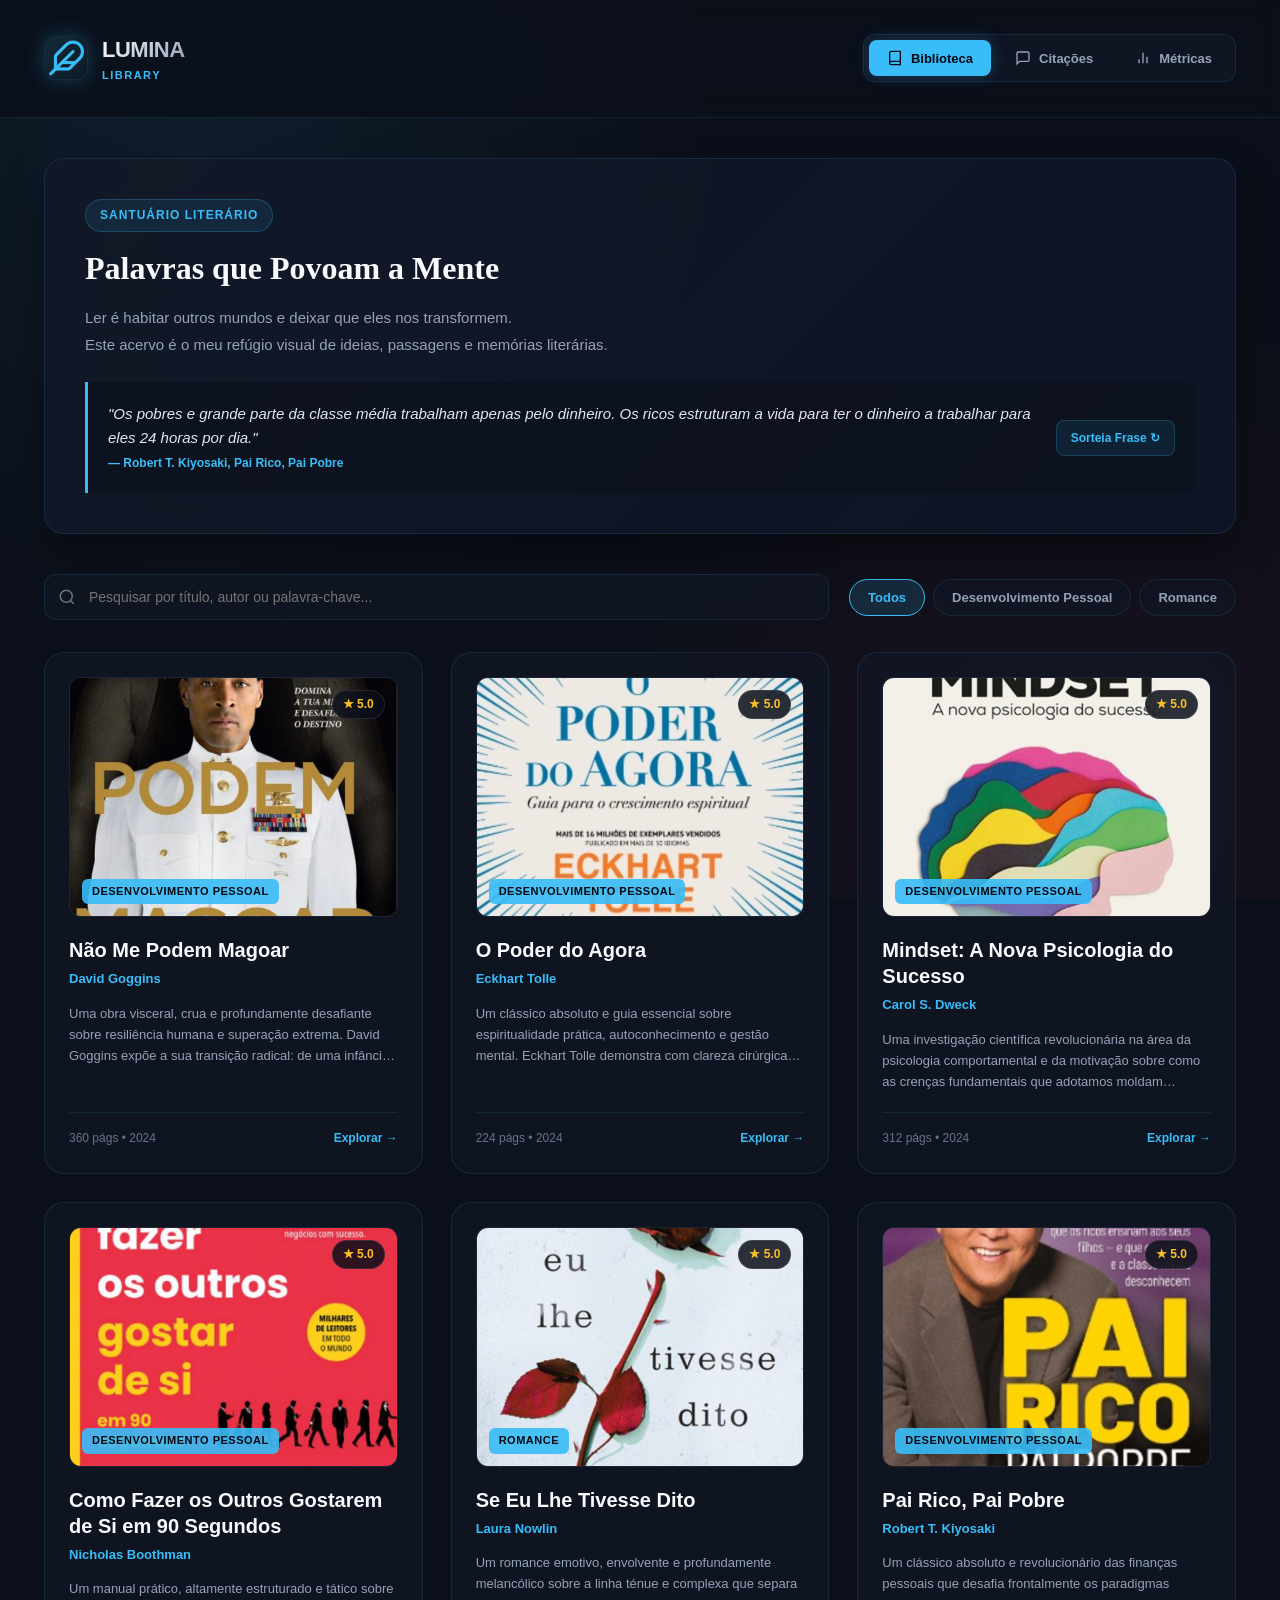
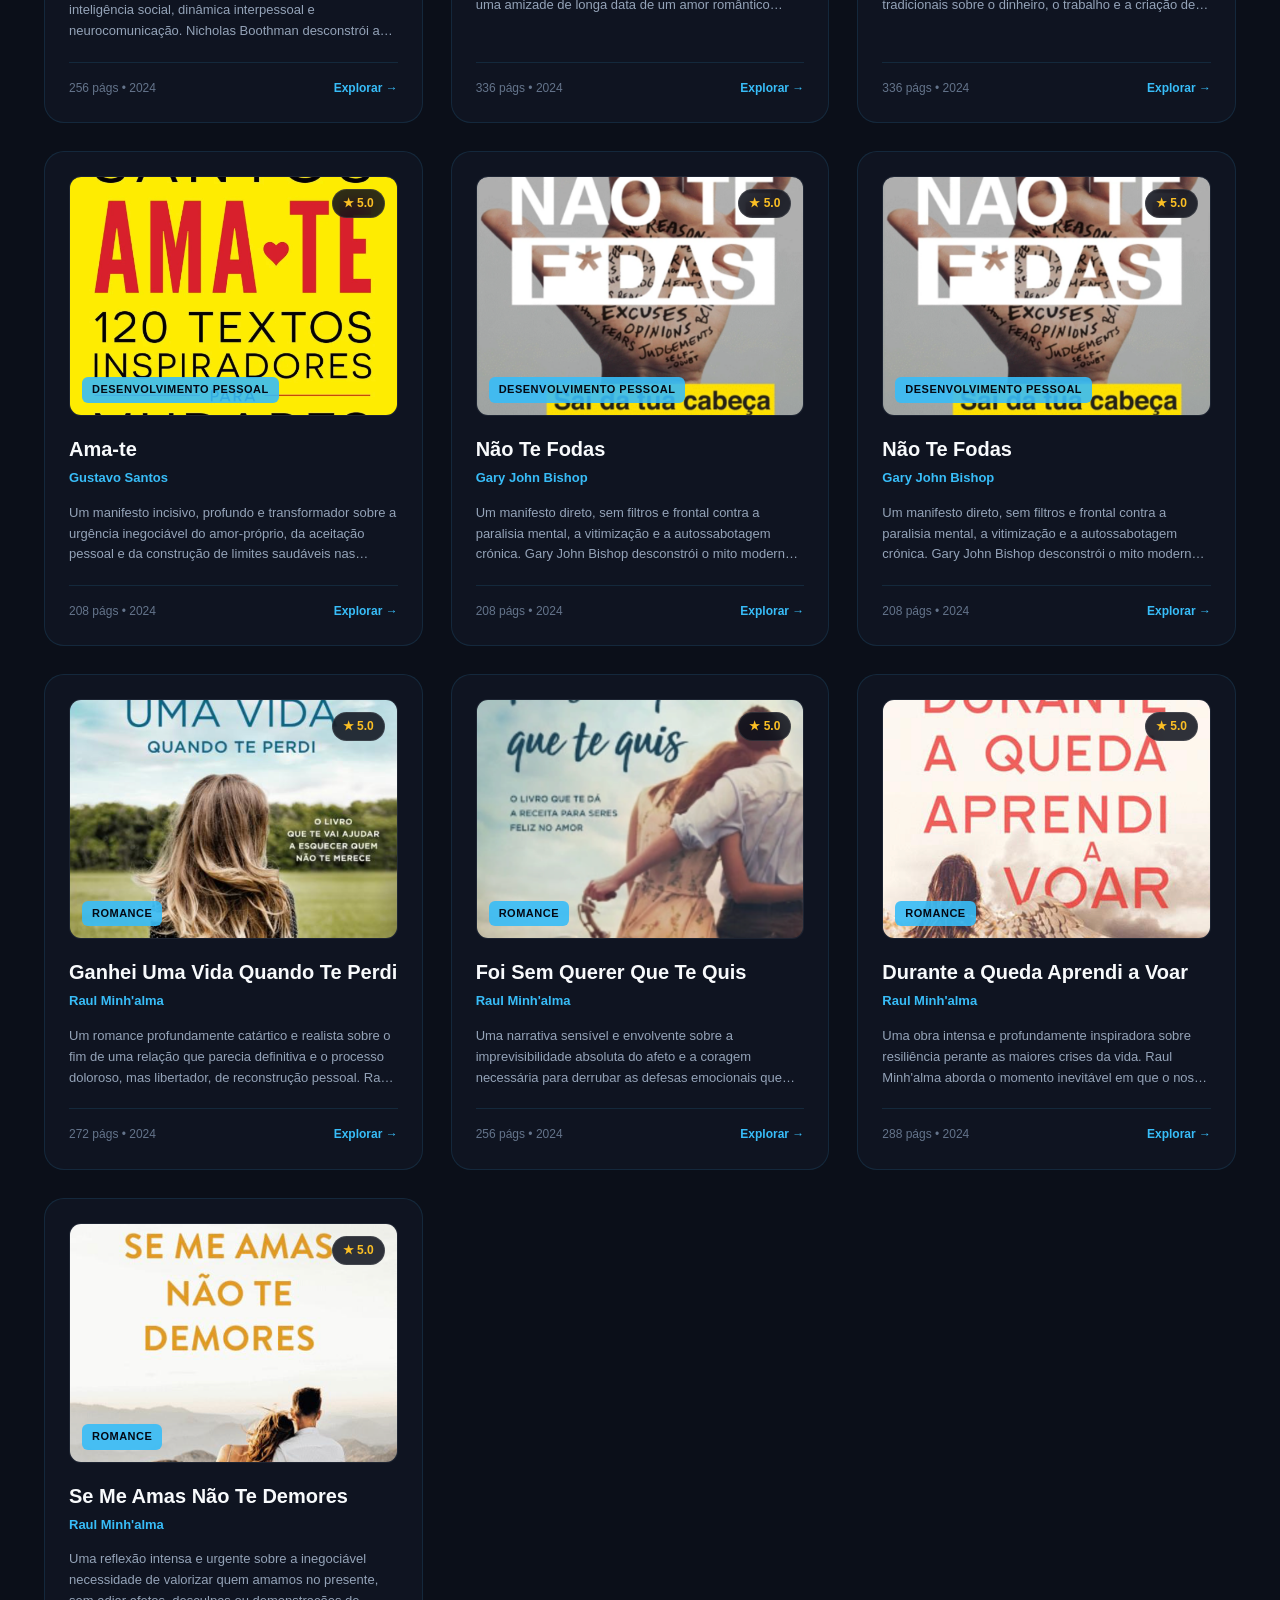
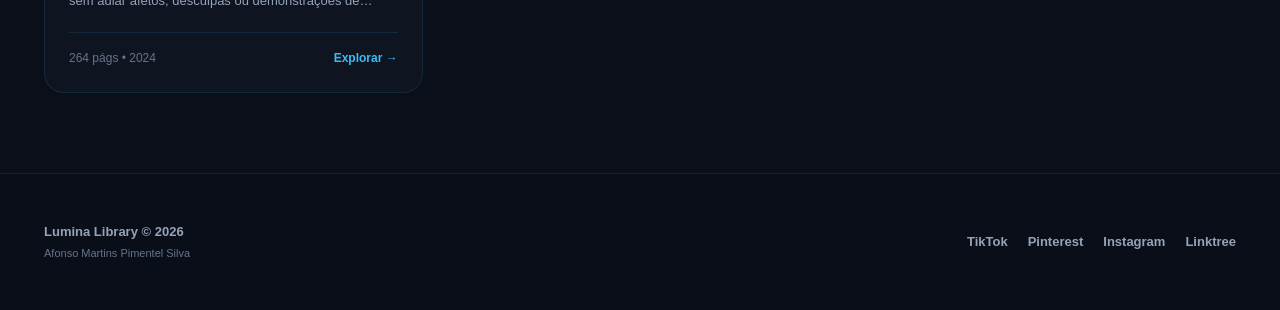
<file: index.html>
<!DOCTYPE html>
<html lang="pt">
<head>
  <meta charset="UTF-8">
  <meta name="viewport" content="width=device-width, initial-scale=1.0">
  <title>Lumina Library</title>
  <link rel="stylesheet" href="style.css">
  <link rel="icon" type="img" href="img/pena.png">
</head>
<body>

  <!-- HEADER -->
  <header>
    <div class="container header-inner">
      <a href="#" class="brand">
        <div class="brand-logo-wrap">
          <img src="img/pena.png" alt="Lumina Logo" class="brand-logo-img" onerror="this.src='https://images.unsplash.com/photo-1507842217343-583bb7270b66?auto=format&fit=crop&w=100&q=80'">
        </div>
        <div>
          <span class="brand-title">LUMINA</span>
          <span class="brand-tagline">Library</span>
        </div>
      </a>

      <nav class="nav-tabs">
        <button class="nav-btn desktop-nav-btn active" data-tab="bookshelf">
          <svg width="16" height="16" viewBox="0 0 24 24" fill="none" stroke="currentColor" stroke-width="2"><path d="M4 19.5A2.5 2.5 0 0 1 6.5 17H20"></path><path d="M6.5 2H20v20H6.5A2.5 2.5 0 0 1 4 19.5v-15A2.5 2.5 0 0 1 6.5 2z"></path></svg>
          Biblioteca
        </button>
        <button class="nav-btn desktop-nav-btn" data-tab="vault">
          <svg width="16" height="16" viewBox="0 0 24 24" fill="none" stroke="currentColor" stroke-width="2"><path d="M21 15a2 2 0 0 1-2 2H7l-4 4V5a2 2 0 0 1 2-2h14a2 2 0 0 1 2 2z"></path></svg>
          Citações
        </button>
        <button class="nav-btn desktop-nav-btn" data-tab="stats">
          <svg width="16" height="16" viewBox="0 0 24 24" fill="none" stroke="currentColor" stroke-width="2"><line x1="18" y1="20" x2="18" y2="10"></line><line x1="12" y1="20" x2="12" y2="4"></line><line x1="6" y1="20" x2="6" y2="14"></line></svg>
          Métricas
        </button>
      </nav>
    </div>
  </header>

  <!-- MAIN CONTAINER -->
  <main class="container">

    <!-- MANIFESTO & HERO -->
    <section class="manifesto-card">
      <span class="manifesto-badge">Santuário Literário</span>
      <h1 class="manifesto-title font-serif">Palavras que Povoam a Mente</h1>
      <p class="manifesto-text">
        Ler é habitar outros mundos e deixar que eles nos transformem. <br>
        Este acervo é o meu refúgio visual de ideias, passagens e memórias literárias.          
      </p>

      <div class="quote-box-hero">
        <div class="quote-box-hero-content">
          <p id="hero-quote-text">"Não pares quando estiveres cansado, para quando tiveres terminado."</p>
          <span id="hero-quote-author" class="hero-author-text">— David Goggins, Não Me Podem Magoar</span>
        </div>
        <button class="hero-refresh-btn" onclick="renderHeroQuote()">Sorteia Frase ↻</button>
      </div>
    </section>

    <!-- CONTROLS BAR -->
    <div class="controls-bar" id="controls-bar">
      <div class="search-box">
        <svg class="search-icon" viewBox="0 0 24 24" fill="none" stroke="currentColor" stroke-width="2"><circle cx="11" cy="11" r="8"></circle><line x1="21" y1="21" x2="16.65" y2="16.65"></line></svg>
        <input type="text" id="search-input" placeholder="Pesquisar por título, autor ou palavra-chave...">
      </div>

      <div class="filter-pills" id="filter-pills-container">
        <!-- Renderizado dinamicamente via JS -->
      </div>
    </div>

    <!-- VIEW: BOOKSHELF -->
    <section id="view-bookshelf" class="view-section active">
      <div class="books-grid" id="books-grid"></div>
    </section>

    <!-- VIEW: VAULT -->
    <section id="view-vault" class="view-section">
      <div class="quotes-grid" id="quotes-grid"></div>
    </section>

    <!-- VIEW: STATS -->
    <section id="view-stats" class="view-section">
      <div class="stats-container">
        <div class="stat-card">
          <div class="stat-number" id="stat-books-count">0</div>
          <div class="stat-label">Livros Analisados</div>
        </div>
        <div class="stat-card">
          <div class="stat-number" id="stat-pages-count">0</div>
          <div class="stat-label">Páginas Assimiladas</div>
        </div>
        <div class="stat-card">
          <div class="stat-number" id="stat-avg-rating">5.0</div>
          <div class="stat-label">Média de Avaliação</div>
        </div>
      </div>
    </section>

  </main>

  <!-- MODAL DE INSPEÇÃO -->
  <div class="modal-overlay" id="book-modal">
    <div class="modal-container">
      <button class="modal-close-btn" id="modal-close-btn">&times;</button>
      
      <div class="modal-scroll-content">
        <div class="modal-header" id="modal-header"></div>

        <div class="modal-nav-tabs">
          <button class="modal-tab-btn active" data-tab="overview">Visão Geral</button>
          <button class="modal-tab-btn" data-tab="highlights" id="modal-tab-highlights-btn">Citações</button>
          <button class="modal-tab-btn" data-tab="frameworks">Prática & Frameworks</button>
        </div>

        <div class="modal-body" id="modal-body"></div>
      </div>
    </div>
  </div>

  <!-- BARRA DE NAVEGAÇÃO MÓVEL (BOTTOM BAR) -->
  <nav class="mobile-bottom-nav">
    <button class="mobile-nav-btn active" data-tab="bookshelf">
      <svg width="20" height="20" viewBox="0 0 24 24" fill="none" stroke="currentColor" stroke-width="2"><path d="M4 19.5A2.5 2.5 0 0 1 6.5 17H20"></path><path d="M6.5 2H20v20H6.5A2.5 2.5 0 0 1 4 19.5v-15A2.5 2.5 0 0 1 6.5 2z"></path></svg>
      <span>Biblioteca</span>
    </button>
    <button class="mobile-nav-btn" data-tab="vault">
      <svg width="20" height="20" viewBox="0 0 24 24" fill="none" stroke="currentColor" stroke-width="2"><path d="M21 15a2 2 0 0 1-2 2H7l-4 4V5a2 2 0 0 1 2-2h14a2 2 0 0 1 2 2z"></path></svg>
      <span>Citações</span>
    </button>
    <button class="mobile-nav-btn" data-tab="stats">
      <svg width="20" height="20" viewBox="0 0 24 24" fill="none" stroke="currentColor" stroke-width="2"><line x1="18" y1="20" x2="18" y2="10"></line><line x1="12" y1="20" x2="12" y2="4"></line><line x1="6" y1="20" x2="6" y2="14"></line></svg>
      <span>Métricas</span>
    </button>
  </nav>

  <!-- FOOTER -->
  <footer>
    <div class="container footer-inner">
      <div>
        <p style="font-size: 13px; color: var(--text-muted); font-weight: 600;">Lumina Library &copy; 2026</p>
        <p style="font-size: 11px; color: var(--text-dim); margin-top: 2px;">Afonso Martins Pimentel Silva</p>
      </div>

      <div class="footer-links">
        <a href="https://tiktok.com/@afonsompsilva" target="_blank" class="footer-link">TikTok</a>
        <a href="https://pinterest.com/afonsompsilvaa" target="_blank" class="footer-link">Pinterest</a>
        <a href="https://www.instagram.com/afonsompsilva/" target="_blank" class="footer-link">Instagram</a>
        <a href="https://linktr.ee/afonsompsilva" target="_blank" class="footer-link">Linktree</a>
      </div>
    </div>
  </footer>

  <script src="main.js"></script>
</body>
</html>
</file>
<file: style.css>
:root {
  --bg-main: #0B0F19;
  --bg-card: rgba(18, 24, 38, 0.7);
  --bg-card-hover: rgba(26, 34, 53, 0.85);
  --border-color: rgba(56, 189, 248, 0.12);
  --border-focus: rgba(56, 189, 248, 0.4);
  --primary: #38BDF8;
  --primary-hover: #0EA5E9;
  --primary-glow: rgba(56, 189, 248, 0.25);
  --accent: #F43F5E;
  --accent-glow: rgba(244, 63, 94, 0.2);
  --text-main: #F8FAFC;
  --text-muted: #94A3B8;
  --text-dim: #64748B;
  --radius-lg: 20px;
  --radius-md: 12px;
  --radius-sm: 8px;
  --transition: all 0.3s cubic-bezier(0.4, 0, 0.2, 1);
}

* {
  box-sizing: border-box;
  margin: 0;
  padding: 0;
}

body {
  background-color: var(--bg-main);
  color: var(--text-main);
  font-family: 'Plus Jakarta Sans', sans-serif;
  line-height: 1.6;
  min-height: 100vh;
  overflow-x: hidden;
  background-image: 
    radial-gradient(circle at 15% 15%, rgba(56, 189, 248, 0.08) 0%, transparent 40%),
    radial-gradient(circle at 85% 85%, rgba(244, 63, 94, 0.05) 0%, transparent 40%);
  background-attachment: fixed;
}

.font-serif {
  font-family: 'Playfair Display', serif;
}

.container {
  max-width: 1240px;
  margin: 0 auto;
  padding: 0 24px;
}

header {
  padding: 32px 0;
  border-bottom: 1px solid var(--border-color);
  backdrop-filter: blur(12px);
  position: sticky;
  top: 0;
  z-index: 40;
  background: rgba(11, 15, 25, 0.8);
}

.header-inner {
  display: flex;
  justify-content: space-between;
  align-items: center;
}

.brand {
  display: flex;
  align-items: center;
  gap: 14px;
  text-decoration: none;
}

.brand-logo-wrap {
  width: 44px;
  height: 44px;
  border-radius: var(--radius-md);
  overflow: hidden;
  border: 1px solid var(--border-color);
  box-shadow: 0 0 20px var(--primary-glow);
  display: flex;
  align-items: center;
  justify-content: center;
  background: #111827;
}

.brand-logo-img {
  width: 100%;
  height: 100%;
  object-fit: cover;
}

.brand-title {
  font-size: 22px;
  font-weight: 800;
  letter-spacing: -0.5px;
  background: linear-gradient(135deg, #FFFFFF 0%, var(--text-muted) 100%);
  -webkit-background-clip: text;
  -webkit-text-fill-color: transparent;
}

.brand-tagline {
  font-size: 11px;
  text-transform: uppercase;
  letter-spacing: 1.5px;
  color: var(--primary);
  font-weight: 700;
  display: block;
}

.nav-tabs {
  display: flex;
  gap: 6px;
  background: rgba(18, 24, 38, 0.8);
  padding: 5px;
  border-radius: var(--radius-md);
  border: 1px solid var(--border-color);
}

.nav-btn {
  background: transparent;
  border: none;
  color: var(--text-muted);
  padding: 10px 18px;
  font-size: 13px;
  font-weight: 600;
  border-radius: var(--radius-sm);
  cursor: pointer;
  transition: var(--transition);
  display: flex;
  align-items: center;
  gap: 8px;
}

.nav-btn:hover {
  color: var(--text-main);
  background: rgba(255, 255, 255, 0.04);
}

.nav-btn.active {
  background: var(--primary);
  color: #040914;
  box-shadow: 0 0 16px var(--primary-glow);
  font-weight: 700;
}

.manifesto-card {
  margin: 40px 0;
  background: linear-gradient(135deg, rgba(18, 24, 38, 0.9) 0%, rgba(15, 23, 42, 0.7) 100%);
  border: 1px solid var(--border-color);
  border-radius: var(--radius-lg);
  padding: 40px;
  position: relative;
  overflow: hidden;
  box-shadow: 0 20px 40px rgba(0, 0, 0, 0.4);
}

.manifesto-badge {
  display: inline-flex;
  align-items: center;
  gap: 6px;
  padding: 6px 14px;
  background: rgba(56, 189, 248, 0.1);
  border: 1px solid rgba(56, 189, 248, 0.25);
  border-radius: 20px;
  color: var(--primary);
  font-size: 12px;
  font-weight: 700;
  text-transform: uppercase;
  letter-spacing: 1px;
  margin-bottom: 16px;
}

.manifesto-title {
  font-size: 32px;
  font-weight: 800;
  line-height: 1.25;
  margin-bottom: 16px;
  max-width: 800px;
}

.manifesto-text {
  color: var(--text-muted);
  font-size: 15px;
  max-width: 850px;
  line-height: 1.8;
  margin-bottom: 24px;
}

.quote-box-hero {
  background: rgba(11, 15, 25, 0.6);
  border-left: 3px solid var(--primary);
  padding: 20px;
  border-radius: 0 var(--radius-md) var(--radius-md) 0;
  margin-top: 20px;
  display: flex;
  justify-content: space-between;
  align-items: center;
  gap: 16px;
}

.quote-box-hero-content {
  font-style: italic;
  color: #E2E8F0;
  font-size: 15px;
  flex: 1;
  min-width: 0;
}

.hero-author-text {
  font-size: 12px;
  color: var(--primary);
  font-weight: 700;
  display: block;
  margin-top: 4px;
  font-style: normal;
}

.hero-refresh-btn {
  background: rgba(56, 189, 248, 0.1);
  border: 1px solid rgba(56, 189, 248, 0.2);
  color: var(--primary);
  padding: 10px 14px;
  border-radius: var(--radius-sm);
  cursor: pointer;
  font-size: 12px;
  font-weight: 600;
  white-space: nowrap;
  transition: var(--transition);
  flex-shrink: 0;
}

.hero-refresh-btn:hover {
  background: var(--primary);
  color: #040914;
}

.controls-bar {
  display: flex;
  justify-content: space-between;
  align-items: center;
  gap: 20px;
  margin-bottom: 32px;
  flex-wrap: wrap;
}

.search-box {
  position: relative;
  flex: 1;
  min-width: 280px;
}

.search-box input {
  width: 100%;
  background: var(--bg-card);
  border: 1px solid var(--border-color);
  border-radius: var(--radius-md);
  padding: 14px 16px 14px 44px;
  color: var(--text-main);
  font-size: 14px;
  outline: none;
  transition: var(--transition);
}

.search-box input:focus {
  border-color: var(--primary);
  box-shadow: 0 0 0 4px var(--primary-glow);
}

.search-icon {
  position: absolute;
  left: 14px;
  top: 50%;
  transform: translateY(-50%);
  width: 18px;
  height: 18px;
  color: var(--text-dim);
}

.filter-pills {
  display: flex;
  gap: 8px;
}

.cat-pill {
  background: var(--bg-card);
  border: 1px solid var(--border-color);
  color: var(--text-muted);
  padding: 10px 18px;
  border-radius: 20px;
  font-size: 13px;
  font-weight: 600;
  cursor: pointer;
  transition: var(--transition);
}

.cat-pill:hover {
  border-color: var(--text-muted);
  color: var(--text-main);
}

.cat-pill.active {
  background: rgba(56, 189, 248, 0.15);
  border-color: var(--primary);
  color: var(--primary);
}

.view-section {
  display: none;
}

.view-section.active {
  display: block;
}

.books-grid {
  display: grid;
  grid-template-columns: repeat(auto-fill, minmax(340px, 1fr));
  gap: 28px;
}

.book-card {
  background: var(--bg-card);
  border: 1px solid var(--border-color);
  border-radius: var(--radius-lg);
  padding: 24px;
  cursor: pointer;
  transition: var(--transition);
  display: flex;
  flex-direction: column;
  justify-content: space-between;
  position: relative;
  overflow: hidden;
}

.book-card:hover {
  transform: translateY(-6px);
  background: var(--bg-card-hover);
  border-color: var(--border-focus);
  box-shadow: 0 16px 32px rgba(0, 0, 0, 0.4), 0 0 20px var(--primary-glow);
}

.book-cover-wrap {
  height: 240px;
  width: 100%;
  border-radius: var(--radius-md);
  overflow: hidden;
  margin-bottom: 20px;
  position: relative;
  background: #111827;
  border: 1px solid rgba(255, 255, 255, 0.05);
}

.book-cover-img {
  width: 100%;
  height: 100%;
  object-fit: cover;
  transition: transform 0.5s ease;
}

.book-card:hover .book-cover-img {
  transform: scale(1.05);
}

.book-rating-badge {
  position: absolute;
  top: 12px;
  right: 12px;
  background: rgba(11, 15, 25, 0.85);
  backdrop-filter: blur(8px);
  border: 1px solid rgba(255, 255, 255, 0.1);
  padding: 4px 10px;
  border-radius: 20px;
  display: flex;
  align-items: center;
  gap: 4px;
  font-size: 12px;
  font-weight: 700;
  color: #FBBF24;
}

.book-category-tag {
  position: absolute;
  bottom: 12px;
  left: 12px;
  background: rgba(56, 189, 248, 0.9);
  color: #040914;
  font-size: 11px;
  font-weight: 800;
  padding: 4px 10px;
  border-radius: 6px;
  text-transform: uppercase;
  letter-spacing: 0.5px;
}

.book-title {
  font-size: 20px;
  font-weight: 700;
  line-height: 1.3;
  margin-bottom: 6px;
  color: var(--text-main);
}

.book-author {
  font-size: 13px;
  color: var(--primary);
  font-weight: 600;
  margin-bottom: 14px;
}

.book-summary {
  font-size: 13px;
  color: var(--text-muted);
  line-height: 1.6;
  margin-bottom: 20px;
  display: -webkit-box;
  -webkit-line-clamp: 3;
  -webkit-box-orient: vertical;
  overflow: hidden;
}

.book-card-footer {
  display: flex;
  justify-content: space-between;
  align-items: center;
  border-top: 1px solid var(--border-color);
  padding-top: 16px;
  margin-top: auto;
}

.book-meta-info {
  font-size: 12px;
  color: var(--text-dim);
  font-weight: 500;
}

.book-explore-link {
  font-size: 12px;
  font-weight: 700;
  color: var(--primary);
  display: flex;
  align-items: center;
  gap: 4px;
}

.quotes-grid {
  display: grid;
  grid-template-columns: repeat(auto-fill, minmax(360px, 1fr));
  gap: 24px;
}

.vault-quote-card {
  background: var(--bg-card);
  border: 1px solid var(--border-color);
  border-radius: var(--radius-md);
  padding: 24px;
  display: flex;
  flex-direction: column;
  justify-content: space-between;
  position: relative;
}

.vault-quote-top {
  margin-bottom: 16px;
}

.vault-quote-content {
  font-family: 'Playfair Display', serif;
  font-size: 16px;
  font-style: italic;
  color: #E2E8F0;
  line-height: 1.7;
}

.vault-quote-footer {
  display: flex;
  justify-content: space-between;
  align-items: center;
  border-top: 1px solid var(--border-color);
  padding-top: 14px;
}

.vault-quote-meta-text {
  font-size: 12px;
}

.stats-container {
  display: grid;
  grid-template-columns: repeat(auto-fit, minmax(260px, 1fr));
  gap: 24px;
  margin-bottom: 40px;
}

.stat-card {
  background: var(--bg-card);
  border: 1px solid var(--border-color);
  border-radius: var(--radius-lg);
  padding: 28px;
  position: relative;
  overflow: hidden;
}

.stat-number {
  font-size: 44px;
  font-weight: 800;
  color: var(--text-main);
  line-height: 1.1;
  margin-bottom: 6px;
}

.stat-label {
  font-size: 13px;
  color: var(--text-muted);
  font-weight: 600;
  text-transform: uppercase;
  letter-spacing: 1px;
}

.modal-overlay {
  position: fixed;
  top: 0;
  left: 0;
  width: 100vw;
  height: 100vh;
  background: rgba(4, 9, 20, 0.85);
  backdrop-filter: blur(16px);
  z-index: 100;
  display: flex;
  align-items: center;
  justify-content: center;
  opacity: 0;
  pointer-events: none;
  transition: opacity 0.3s ease;
  padding: 20px;
}

.modal-overlay.active {
  opacity: 1;
  pointer-events: auto;
}

.modal-container {
  background: #0F172A;
  border: 1px solid var(--border-focus);
  width: 100%;
  max-width: 900px;
  max-height: 90vh;
  border-radius: var(--radius-lg);
  box-shadow: 0 24px 60px rgba(0, 0, 0, 0.6), 0 0 30px var(--primary-glow);
  display: flex;
  flex-direction: column;
  overflow: hidden;
  transform: translateY(20px);
  transition: transform 0.3s cubic-bezier(0.4, 0, 0.2, 1);
  position: relative;
}

.modal-overlay.active .modal-container {
  transform: translateY(0);
}

.modal-scroll-content {
  overflow-y: auto;
  flex: 1;
  max-height: 90vh;
  display: flex;
  flex-direction: column;
  -webkit-overflow-scrolling: touch;
  padding-bottom: env(safe-area-inset-bottom, 50px);
}

.modal-header {
  padding: 32px;
  background: rgba(18, 24, 38, 0.8);
  border-bottom: 1px solid var(--border-color);
  display: flex;
  gap: 24px;
  align-items: flex-start;
  position: relative;
}

.modal-book-cover {
  width: 120px;
  height: 170px;
  border-radius: var(--radius-md);
  object-fit: cover;
  box-shadow: 0 10px 25px rgba(0,0,0,0.5);
  border: 1px solid var(--border-color);
  flex-shrink: 0;
}

.modal-book-info {
  flex: 1;
}

.modal-title {
  font-size: 26px;
  font-weight: 800;
  margin: 6px 0;
}

.modal-author {
  font-size: 14px;
  color: var(--text-muted);
  margin-bottom: 14px;
}

.modal-close-btn {
  position: absolute;
  top: 16px;
  right: 16px;
  z-index: 99999;
  background: rgba(0, 0, 0, 0.4);
  color: #fff;
  border: none;
  width: 36px;
  height: 36px;
  border-radius: 50%;
  font-size: 20px;
  cursor: pointer;
  display: flex;
  align-items: center;
  justify-content: center;
  transition: background 0.2s ease;
}

.modal-close-btn:hover {
  background: rgba(0, 0, 0, 0.7);
}

.specs-grid {
  display: grid;
  grid-template-columns: repeat(auto-fit, minmax(130px, 1fr));
  gap: 12px;
  margin-top: 14px;
}

.spec-item {
  background: rgba(30, 41, 59, 0.6);
  border: 1px solid rgba(255,255,255,0.05);
  padding: 8px 12px;
  border-radius: var(--radius-sm);
}

.spec-label {
  font-size: 10px;
  text-transform: uppercase;
  letter-spacing: 0.5px;
  color: var(--text-dim);
  font-weight: 700;
}

.spec-val {
  font-size: 12px;
  font-weight: 700;
  color: var(--text-main);
  margin-top: 2px;
}

.modal-nav-tabs {
  display: flex;
  border-bottom: 1px solid var(--border-color);
  background: #0B0F19;
  padding: 0 32px;
}

.modal-tab-btn {
  background: transparent;
  border: none;
  color: var(--text-muted);
  padding: 16px 20px;
  font-size: 13px;
  font-weight: 600;
  cursor: pointer;
  border-bottom: 2px solid transparent;
  transition: var(--transition);
}

.modal-tab-btn.active {
  color: var(--primary);
  border-bottom-color: var(--primary);
}

.modal-body {
  padding: 32px 32px 80px 32px;
}

.modal-section-title {
  font-size: 13px;
  text-transform: uppercase;
  letter-spacing: 1px;
  color: var(--primary);
  font-weight: 700;
  margin-bottom: 12px;
}

.modal-box-text {
  background: rgba(18, 24, 38, 0.5);
  border: 1px solid var(--border-color);
  border-radius: var(--radius-md);
  padding: 18px;
  font-size: 14px;
  color: #CBD5E1;
  line-height: 1.7;
}

.concepts-grid {
  display: grid;
  grid-template-columns: repeat(auto-fit, minmax(240px, 1fr));
  gap: 16px;
}

.concept-card {
  background: rgba(18, 24, 38, 0.6);
  border: 1px solid var(--border-color);
  border-radius: var(--radius-md);
  padding: 16px;
}

.concept-title {
  font-size: 13px;
  font-weight: 700;
  color: var(--text-main);
  margin-bottom: 6px;
  display: block;
}

.concept-desc {
  font-size: 12px;
  color: var(--text-muted);
  line-height: 1.5;
}

footer {
  border-top: 1px solid var(--border-color);
  padding: 48px 0;
  margin-top: 80px;
  background: rgba(11, 15, 25, 0.9);
}

.footer-inner {
  display: flex;
  justify-content: space-between;
  align-items: center;
  flex-wrap: wrap;
  gap: 24px;
}

.footer-links {
  display: flex;
  gap: 20px;
}

.footer-link {
  color: var(--text-muted);
  text-decoration: none;
  font-size: 13px;
  font-weight: 600;
  transition: var(--transition);
  display: flex;
  align-items: center;
  gap: 6px;
}

.footer-link:hover {
  color: var(--primary);
}

.mobile-bottom-nav {
  display: none;
  position: fixed;
  bottom: 0;
  left: 0;
  width: 100%;
  background: rgba(11, 15, 25, 0.95);
  backdrop-filter: blur(16px);
  border-top: 1px solid var(--border-color);
  padding: 10px 16px;
  z-index: 999;
  justify-content: space-around;
  align-items: center;
}

.mobile-nav-btn {
  background: transparent;
  border: none;
  color: var(--text-muted);
  display: flex;
  flex-direction: column;
  align-items: center;
  gap: 4px;
  font-size: 11px;
  font-weight: 600;
  cursor: pointer;
  transition: var(--transition);
  flex: 1;
  padding: 6px 0;
}

.mobile-nav-btn svg {
  transition: transform 0.2s ease;
}

.mobile-nav-btn.active {
  color: var(--primary);
}

.mobile-nav-btn.active svg {
  transform: scale(1.15);
}

@media (max-width: 768px) {
  .header-inner .nav-tabs {
    display: none;
  }
  
  .mobile-bottom-nav {
    display: flex;
  }
  
  body {
    padding-bottom: 90px;
  }

  .manifesto-card {
    padding: 20px;
    margin: 20px 0;
  }

  .manifesto-title {
    font-size: 24px;
  }

  .quote-box-hero {
    flex-direction: column;
    align-items: stretch;
    gap: 12px;
  }

  .hero-refresh-btn {
    width: 100%;
    text-align: center;
  }

  .controls-bar {
    flex-direction: column;
    align-items: stretch;
  }

  .filter-pills {
    overflow-x: auto;
    padding-bottom: 4px;
  }

  .books-grid, .quotes-grid {
    grid-template-columns: 1fr;
  }

  .modal-container {
    max-height: 95vh;
    height: 95vh;
    border-radius: 20px 20px 0 0;
    position: absolute;
    bottom: 0;
    width: 100%;
    max-width: 100%;
  }

  .modal-scroll-content {
    max-height: 95vh;
  }
  
  .modal-overlay {
    align-items: flex-end;
    padding: 0;
  }
}
</file>
